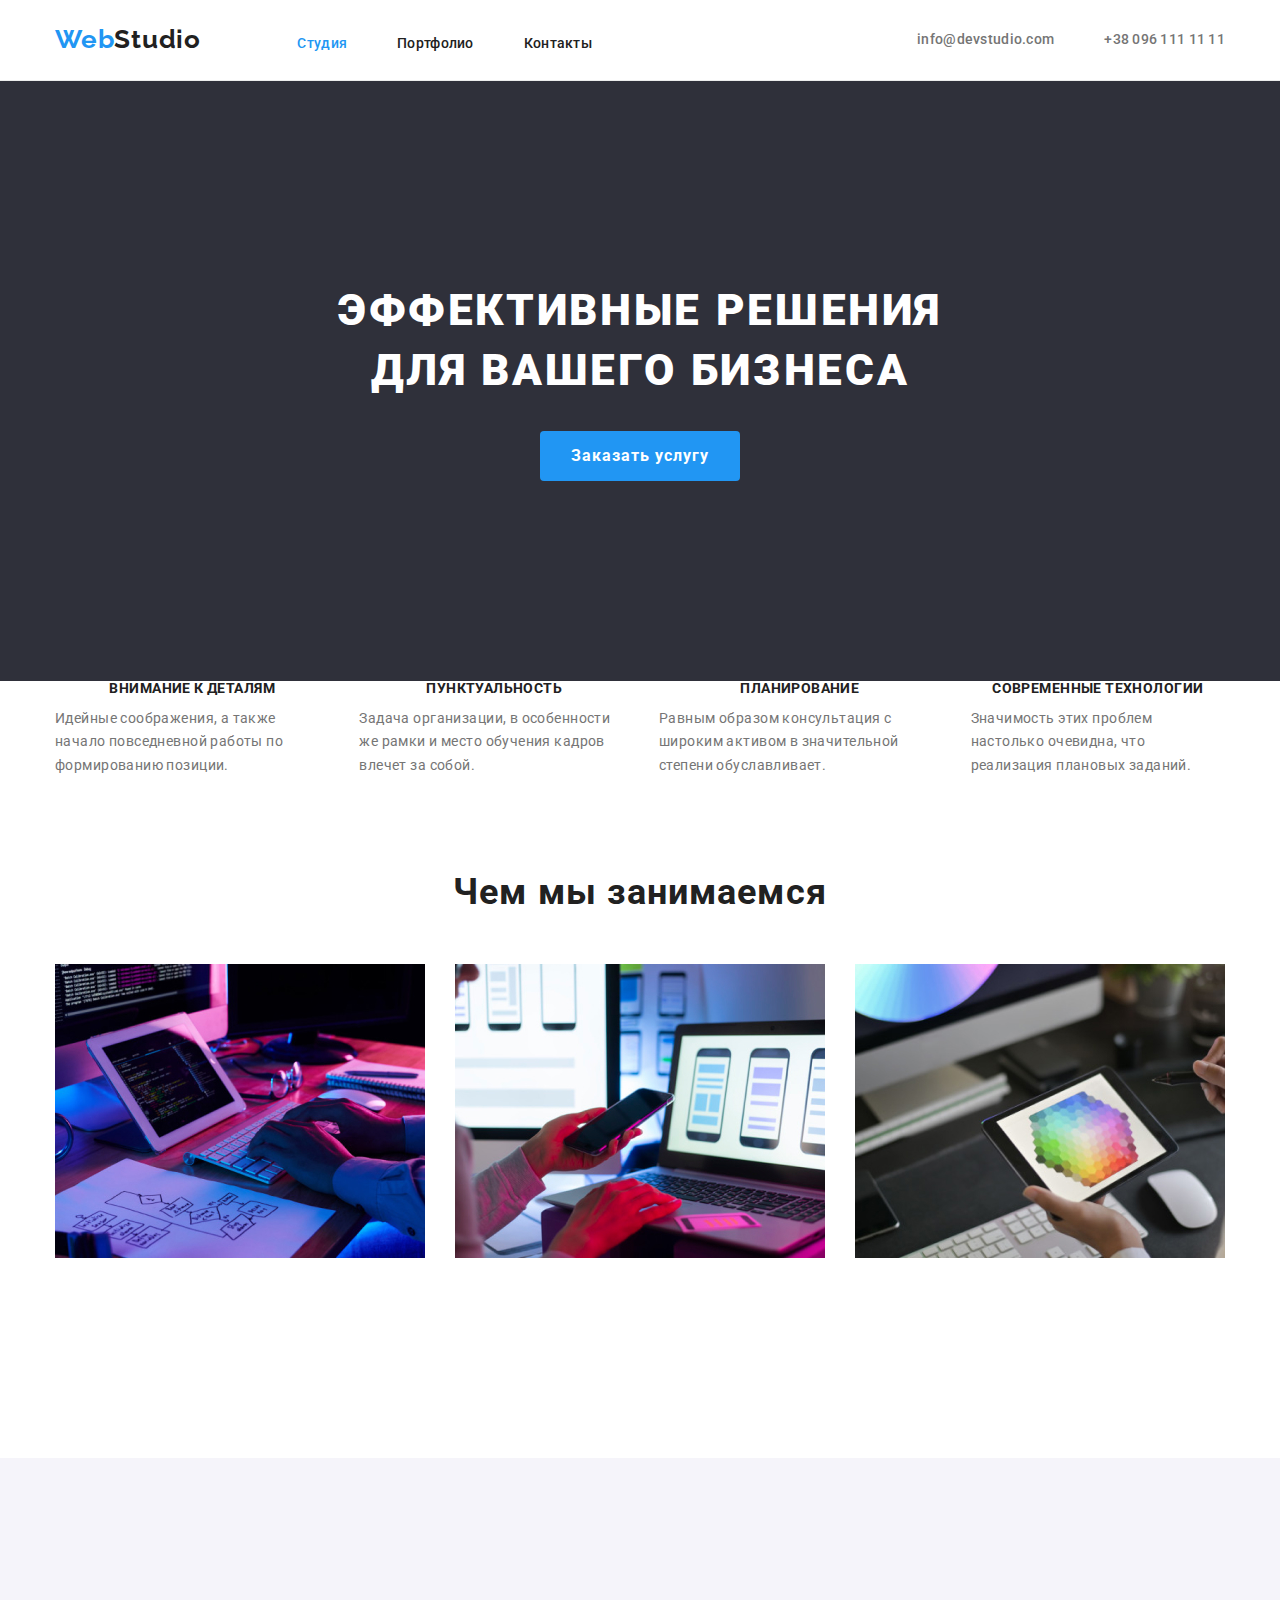
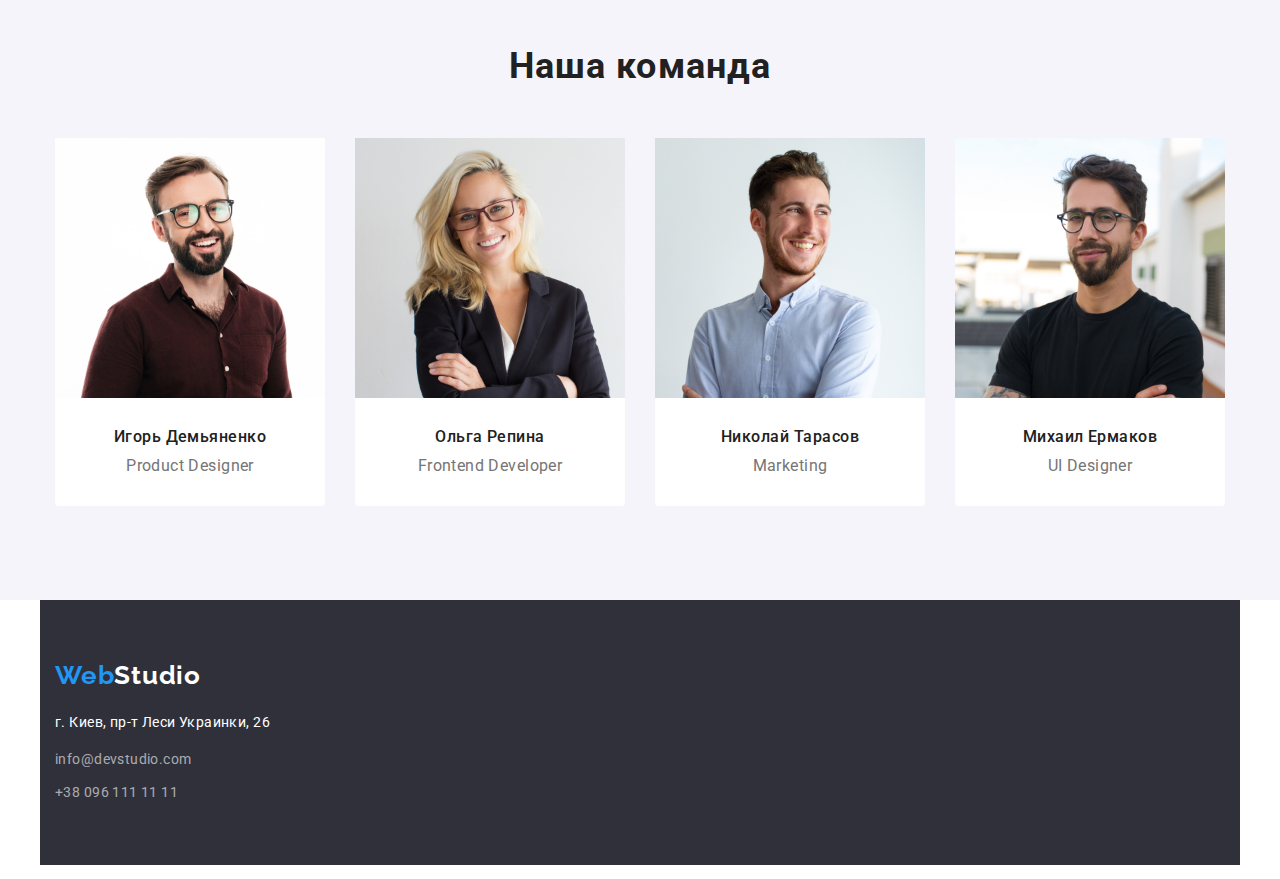
<file: index.html>
<!DOCTYPE html>
<html lang="ru">
<head>
    <meta charset="UTF-8">
    <meta http-equiv="X-UA-Compatible" content="IE=edge">
    <meta name="viewport" content="width=device-width, initial-scale=1.0">
    <title>WebStydio</title>
    <style> a {text-decoration: none;}</style>
    <link rel="preconnect" href="https://fonts.gstatic.com">
    <link href="https://fonts.googleapis.com/css2?family=Roboto:wght@400;500;700;900&display=swap" rel="stylesheet">
    <link rel="preconnect" href="https://fonts.gstatic.com">
    <link href="https://fonts.googleapis.com/css2?family=Raleway:wght@700&display=swap" rel="stylesheet">
    <link rel="stylesheet" href="https://cdnjs.cloudflare.com/ajax/libs/modern-normalize/0.2.0/modern-normalize.min.css">
    <link rel="stylesheet" href="./css/styles.css"/>
</head>
<body>
    
            
        <header class="title">
            <div class="container main-nav">
                
                   
                
                <nav class="nav">
                    <a href="" class="logo"> <span class="logo-title">Web</span>Studio</a>
                    <ul class="site-nav list">
                        <li class="item"> <a href="index.html" class="link current">Студия</a></li>
                        <li class="item"> <a href="portfolio.html" class="link ">Портфолио</a></li>
                        <li class="item"> <a href="" class="link">Контакты</a></li>
                    </ul>
                </nav>
                <ul class="auth-nav list">
                    <li class="item"> <a class="link" href="mailto:info@devstudio.com">info@devstudio.com</a> </li>
                    <li class="item"> <a class="link" href="tel:+380961111111">+38 096 111 11 11</a></li>
                </ul>
            </div> 
        </header>
        
          
        <main>

            <section class="hero section">
                <div class="container">
                    <h1 class="hero-title"> Эффективные решения </br>для вашего бизнеса</h1>
                    <button type="button" class="hero-button">Заказать услугу</button>
                </div>
            </section>
        
        
            <div class="container">
                <h2 class="visually-hidden">Наши преимущества</h2>
                <ul class="benefits-list">
                    <li class="list">
                        <h3 class="benefits-title">Внимание к деталям</h3>
                        <p>Идейные соображения, а также начало повседневной работы по формированию позиции.</p>
                    </li>
                    <li class="list">
                        <h3 class="benefits-title">Пунктуальность</h3>
                        <p>Задача организации, в особенности же рамки и место обучения кадров влечет за собой.</p>
                    </li>
                    <li class="list">
                        <h3 class="benefits-title">Планирование</h3>
                        <p>Равным образом консультация с широким активом в значительной степени обуславливает.</p>
                    </li>
                    <li class="list">
                        <h3 class="benefits-title">Современные технологии</h3>
                        <p>Значимость этих проблем настолько очевидна, что реализация плановых заданий.</p>
                    </li>
                </ul>
            </div>

            
               

            <section class="container section">
                <h2>Чем мы занимаемся</h2>
                <ul class="work-item">
                    <li class="list"> <img src="./image/main/section1/img-0.jpg" alt="программист пишет код компьютером" 
                            width="370" ></li>
                    <li class="list"> <img src="./image/main/section1/img-1.jpg" alt="дизайнер создает образцы"
                            width="370"></li>
                    <li class="list"> <img src="./image/main/section1/img-2.jpg" alt="дизайнер подбирает цвет"
                            width="370"></li>
                </ul>
            </section>

            
            <section class="  teammembers section">
                <div class=" container team">
                    <h2>Наша команда </h2>
                    <ul class="members list">
                        <li class="list-item">
                            <img src="./image/main/section2/img-0.jpg" alt="портрет мужчины в очках" width="270">
                            <div class="description">
                                <h3>Игорь Демьяненко</h3>
                                <p>Product Designer</p>
                            </div>
                        </li>
                    
                        <li class="list-item">
                            <img src="./image/main/section2/img-1.jpg" alt="портрет женщины в очках" width="270">
                            <div class="description">
                                <h3>Ольга Репина</h3>
                                <p>Frontend Developer</p>
                            </div>
                        </li>
                    
                        <li class="list-item">
                            <img src="./image/main/section2/img-2.jpg" alt="портрет мужчины в логубий рубашке" width="270">
                            <div class="description">
                                <h3>Николай Тарасов</h3>
                                <p>Marketing</p>
                            </div>
                        </li>
                    
                        <li class="list-item">
                            <img src="./image/main/section2/img-3.jpg" alt="портрет мужчины в очках и черной футболке" width="270">
                            <div class="description">
                                <h3>Михаил Ермаков</h3>
                                <p>UI Designer</p>
                            </div>
                        </li>
                    </ul>
                </div>
                
                
             </section>
        
        </main>
        
        <footer class="footer-section container">
            <a href="" class="logo"> <span class="logo-title">Web</span><span class="logo-item">Studio</span></a>
            <address class="address-text">
                г. Киев, пр-т Леси Украинки, 26
                <ul class="auth-list">
                    <li class="mail list"> <a class="auth-item" href="mailto:info@devstudio.com">info@devstudio.com</a></li>
                    <li class="tel list"> <a class="auth-item" href="tel:+380961111111">+38 096 111 11 11</a></li>
                </ul>
            </address>
        </footer>
    
</body>

</html>
</file>
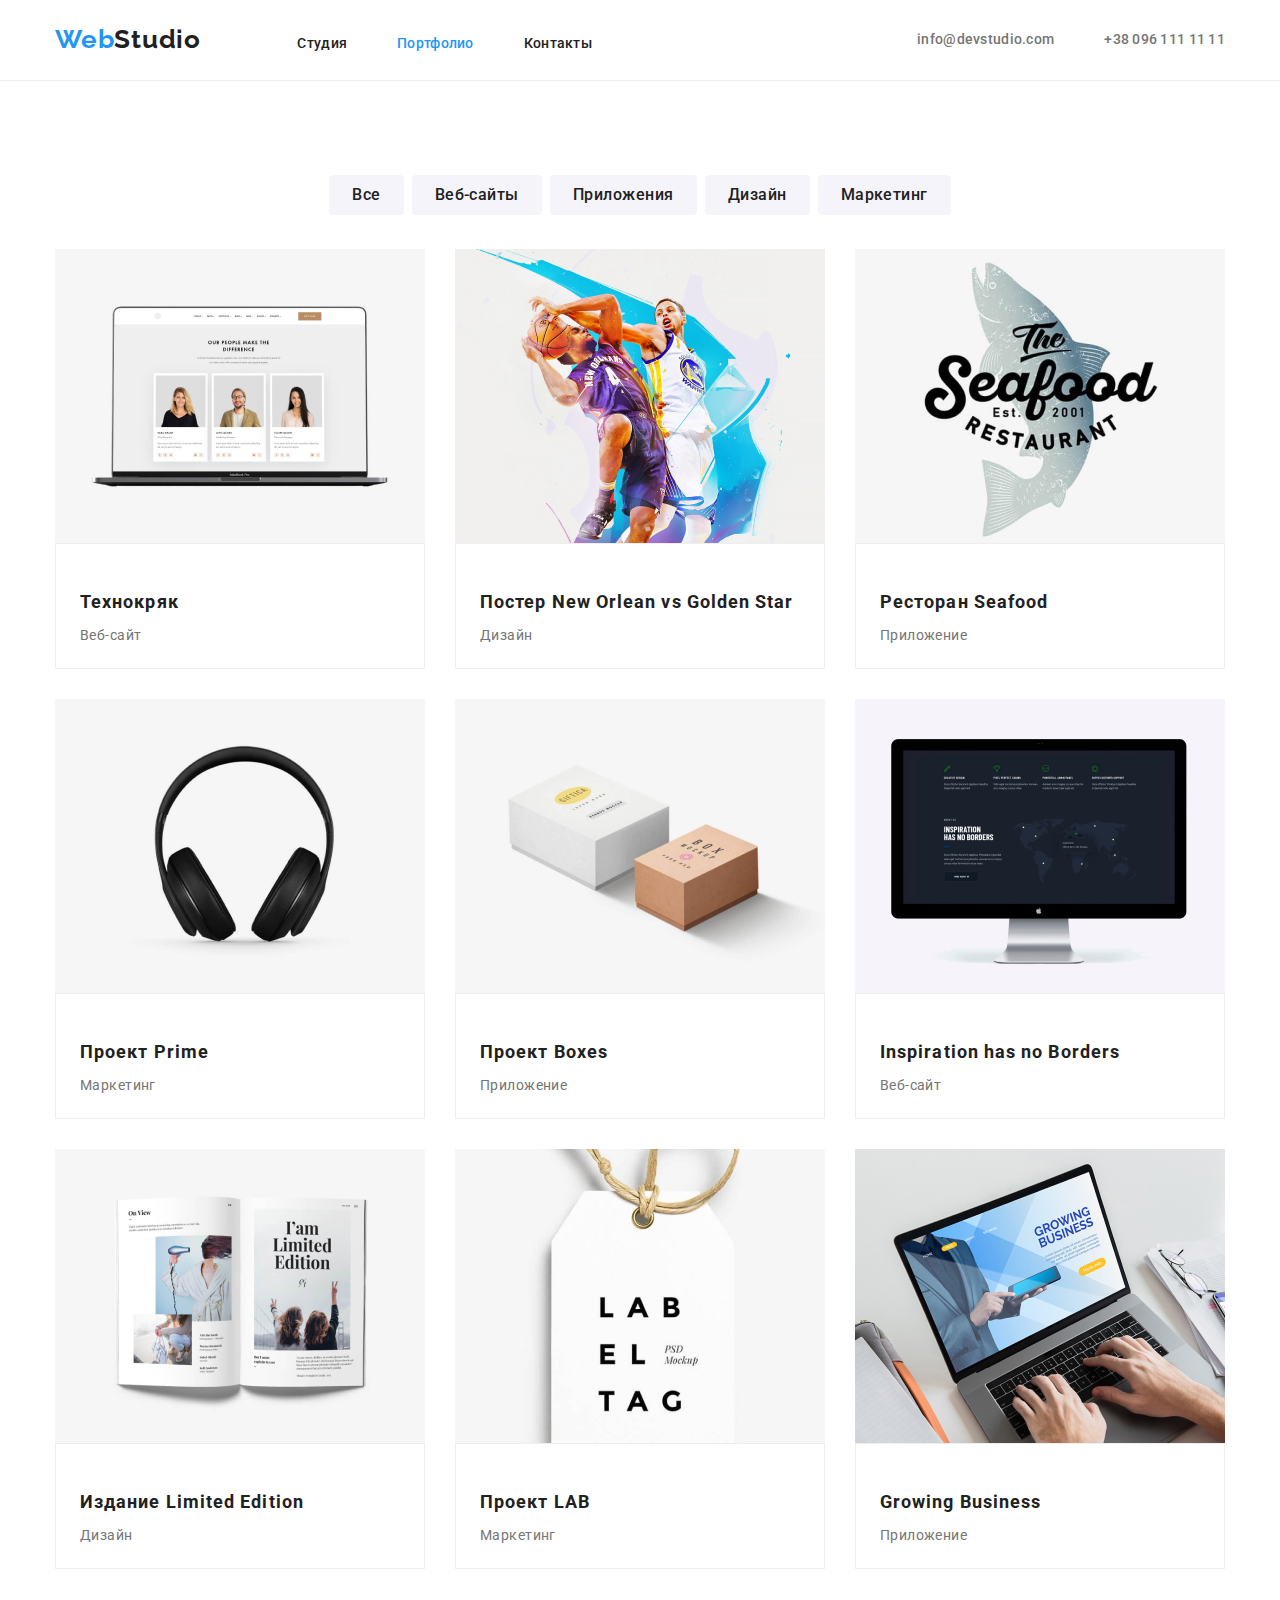
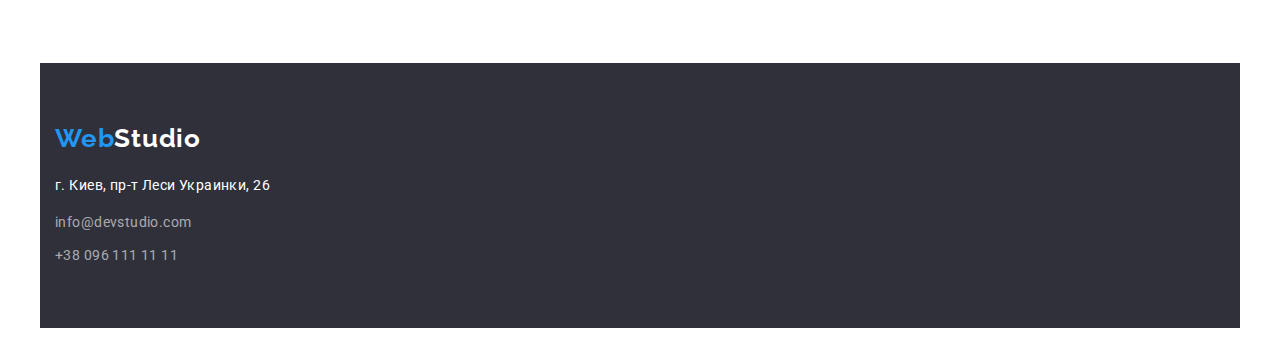
<file: portfolio.html>
<!DOCTYPE html>
<html lang="ru">

<head>
    <meta charset="UTF-8">
    <meta http-equiv="X-UA-Compatible" content="IE=edge">
    <meta name="viewport" content="width=device-width, initial-scale=1.0">
    <title>Portfolio</title>
    <style> a {text-decoration: none;}
    </style>
    <link rel="preconnect" href="https://fonts.gstatic.com">
    <link href="https://fonts.googleapis.com/css2?family=Roboto:wght@400;500;700;900&display=swap" rel="stylesheet">
    <link rel="preconnect" href="https://fonts.gstatic.com">
    <link href="https://fonts.googleapis.com/css2?family=Raleway:wght@700&display=swap" rel="stylesheet">
    <link rel="stylesheet" href="https://cdnjs.cloudflare.com/ajax/libs/modern-normalize/0.2.0/modern-normalize.min.css">
    <link rel="stylesheet" href="./css/styles.css" />
</head>

<body>
    

        <header class="title">
            <div class="container main-nav">
                <nav class="nav">
                    <a href="" class="logo"> <span class="logo-title">Web</span>Studio</a>
        
                    <ul class="site-nav list">
                        <li class="item"> <a href="index.html" class="link ">Студия</a></li>
                        <li class="item"> <a href="portfolio.html" class="link current ">Портфолио</a></li>
                        <li class="item"> <a href="" class="link">Контакты</a></li>
                    </ul>
                </nav>
                <ul class="auth-nav list">
                    <li class="item"> <a class="link" href="mailto:info@devstudio.com">info@devstudio.com</a> </li>
                    <li class="item"> <a class="link" href="tel:+380961111111">+38 096 111 11 11</a></li>
                </ul>
            </div>
        </header>
        <main>
            <section class="main-section container">
        
                <ul class="filters">
                    <li  class="list"> <button type="button" class="button link">Все</button></li>
                    <li  class="list"> <button type="button" class="button link">Веб-сайты</button></li>
                    <li  class="list"> <button type="button" class="button link">Приложения</button></li>
                    <li  class="list"> <button type="button" class="button link">Дизайн</button></li>
                    <li  class="list"> <button type="button" class="button link">Маркетинг</button></li>
                
                
                </ul>
                <h1 class="visually-hidden">Работы</h1>
            
                <ul class="menu">
                    <li class="menu-item list">
                        <a class="foto"  href=""> <img src="./image/portfolio/img-1.jpg" alt="Робочий стол" width="370"></a>
                        <div class="note">
                            <h2>Технокряк</h2>
                            <p>Веб-сайт</p>
                               
                        </div>
                    </li>

                    <li class="menu-item list"> 
                        <a href=""> <img src="./image/portfolio/img-2.jpg" alt="2 человек играют баскетбол" width="370"> </a>
                        <div class="note">
                            <h2>Постер New Orlean vs Golden Star</h2>
                            <p>Дизайн</p>
                                
                        </div>
                    </li>

                    <li  class="menu-item list"> 
                        <a href=""> <img src="./image/portfolio/img-3.jpg" alt="2 человек играют баскетбол" width="370"> </a>
                        <div class="note">
                            <h2>Ресторан Seafood</h2>
                            <p>Приложение</p>
                             
                        </div>
                    </li>

                    <li  class="menu-item list" >
                        <a href=""> <img src="./image/portfolio/img-4.jpg" alt="2 человек играют баскетбол" width="370"> </a>
                        <div class="note">
                            <h2>Проект Prime</h2>
                            <p>Маркетинг</p>

                        </div>
                    </li>

                    <li  class="menu-item list"> 
                        <a href=""> <img src="./image/portfolio/img-5.jpg" alt="2 человек играют баскетбол" width="370"> </a>
                        <div class="note">
                            <h2>Проект Boxes</h2>
                            <p>Приложение</p>
                             
                        </div>
                    </li>

                    <li  class="menu-item list">
                        <a href=""> <img src="./image/portfolio/img-6.jpg" alt="2 человек играют баскетбол" width="370"> </a>
                        <div class="note">
                            <h2>Inspiration has no Borders</h2>
                            <p>Веб-сайт</p>
                               
                         </div>
                    </li>

                    <li  class="menu-item list"> 
                        <a href=""> <img src="./image/portfolio/img-7.jpg" alt="2 человек играют баскетбол" width="370"> </a>
                        <div class="note">
                            <h2>Издание Limited Edition</h2>
                            <p>Дизайн</p>
                               
                        </div>
                    </li>

                    <li  class="menu-item list"> 
                        <a href=""> <img src="./image/portfolio/img-8.jpg" alt="2 человек играют баскетбол" width="370"> </a>
                        <div class="note">
                            <h2>Проект LAB</h2>
                            <p>Маркетинг</p>
                               
                        </div>
                    </li>

                    <li  class="menu-item list"> 
                        <a href=""> <img src="./image/portfolio/img-9.jpg" alt="2 человек играют баскетбол" width="370"> </a>
                        <div class="note">
                            <h2>Growing Business</h2>
                            <p>Приложение</p>
                                
                        </div>
                    </li>
                </ul>
            </section>
        </main>
        <footer class="footer-section container">
            <a href="" class="logo"> <span class="logo-title">Web</span><span class="logo-item">Studio</span></a>
            <address class="address-text">
                г. Киев, пр-т Леси Украинки, 26
                <ul class="auth-list">
                    <li class="mail list"> <a class="auth-item" href="mailto:info@devstudio.com">info@devstudio.com</a></li>
                    <li class="tel list"> <a class="auth-item" href="tel:+380961111111">+38 096 111 11 11</a></li>
                </ul>
            </address>
        </footer>


</body>

</html>
</file>
<file: css/styles.css>
:root {
  --primary-text-color: #757575;
  --title-text-color: #212121;
  --additional-text-color: #ffffff;
  --accent-color: #2196f3;
  --primary-bg-color: #fff;
  --main-font-family: "Roboto", sans-serif;
}
html {
  box-sizing: border-box;
}
*,
*::after,
*::before {
  box-sizing: inherit;
}
h1,
h2,
h3,
h4,
h5,
h6,
p {
  margin: 0;
  padding: 0;
}
.list {
  padding: 0;
  margin: 0;
  list-style: none;
}
.link {
  text-decoration: none;
  color: inherit;
}

img {
  display: block;
  max-width: 100%;
  height: auto;
}

body {
  margin: 0;
  font-family: var(--main-font-family);
  background-color: var(--primary-bg-color);
  color: var(--primary-text-color);
  font-size: 14px;
  line-height: 1.71;
  letter-spacing: 0.03em;
}
.container {
  width: 1200px;
  padding-left: 15px;
  padding-right: 15px;
  margin-left: auto;
  margin-right: auto;
}

.title {
  background-color: var(--additional-text-color);
  border-bottom: 1px solid #ececec;
}
.main-nav {
  display: flex;
  align-items: center;
  margin-bottom: 0;
}

.nav .logo {
  display: inline-flex;
  padding-top: 24px;
  padding-bottom: 25px;
  font-family: "Raleway", sans-serif;
  font-weight: 700;
  font-size: 26px;
  line-height: 1.19;
  letter-spacing: 0.03em;
  color: var(--title-text-color);
}
.logo-title {
  color: var(--accent-color);
}
/*Site-nav*/

.site-nav {
  display: inline-flex;
  margin-left: 93px;
}

.site-nav .item + .item {
  margin-left: 50px;
}
.site-nav .link {
  font-weight: 500;
  font-size: 14px;
  line-height: 1.14;
  letter-spacing: 0.02em;
  color: var(--title-text-color);
}

.site-nav .link:hover,
.site-nav .link:focus {
  color: var(--accent-color);
}

.site-nav .link-porfolio:hover,
.site-nav .link-porfolio:focus,
.site-nav .link-porfolio:visited {
  color: var(--accent-color);
}

.auth-nav {
  display: inline-flex;
  margin-left: auto;
  font-family: var(--main-font-family);
  font-weight: 500;
  font-size: 14px;
  line-height: 1.14;
  letter-spacing: 0.02em;
  color: #757575;
}

.auth-nav .item + .item {
  margin-left: 50px;
}
.auth-nav .link:hover,
.auth-nav .link:focus {
  color: var(--accent-color);
}
.item .link {
  display: block;
}

/* Hero section*/
.section {
  padding-top: 200px;
  padding-bottom: 200px;
}

.hero {
  background-color: #2f303a;
  text-align: center;
}
.hero-title {
  color: var(--additional-text-color);
  font-family: var(--main-font-family);
  text-align: center;
  font-weight: 900;
  font-size: 44px;
  line-height: 1.36;
  letter-spacing: 0.06em;
  text-transform: uppercase;
  margin-bottom: 30px;
  max-width: 696px;
  margin: 0 auto;
  margin-bottom: 30px;
}
.hero-button {
  font-family: inherit;
  display: inline-block;
  border: 1px solid transparent;
  border-radius: 4px;
  min-width: 200px;
  min-height: 50px;
  font-weight: 700;
  font-size: 16px;
  line-height: 1.87;
  letter-spacing: 0.06em;
  background-color: var(--accent-color);
  color: var(--additional-text-color);
  cursor: pointer;
}

/*Benefit section*/

.visually-hidden {
  position: absolute !important;
  clip: rect(1px 1px 1px 1px);
  clip: rect(1px, 1px, 1px, 1px);
  padding: 0 !important;
  border: 0 !important;
  height: 1px !important;
  width: 1px !important;
  overflow: hidden;
}
.benefits-list {
  display: flex;
  justify-content: space-between;
  min-width: 270px;
  margin-bottom: 94px;
  margin: 0;
  padding: 0;
}
.benefits-list .list {
  font-family: var(--main-font-family);
  font-size: 14px;
  line-height: 1.71;
  letter-spacing: 0.03em;
  color: var(--primary-text-color);
}
.benefits-list > .list:not(:last-child) {
  margin-right: 30px;
}

.benefits-title {
  margin-bottom: 10px;
  font-family: var(--main-font-family);
  font-weight: 700;
  font-size: 14px;
  line-height: 1.14;
  letter-spacing: 0.03em;
  text-transform: uppercase;
  color: var(--title-text-color);
}
/* what we are doing*/
.container.section {
  padding-top: 94px;
}
.work-item {
  display: flex;
  justify-content: space-between;
  margin: 0;
  padding: 0;
}
.work-item .list:not(:last-child) {
  margin-right: 30px;
}

h2 {
  font-weight: 700;
  font-size: 36px;
  line-height: 1.16;
  text-align: center;
  letter-spacing: 0.03em;
  color: var(--title-text-color);
  padding: 0 0 50px 0;
}

/*Our teammembers*/

.teammembers.section {
  background-color: #f5f4fa;
  text-align: center;
}
.teammembers {
  padding-top: 94px;
  padding-bottom: 94px;
  margin-bottom: 0;
}
.teammembers h2 {
  margin-bottom: 50px;
  padding: 94px 0 0 0;
}

.members.list {
  display: flex;
  justify-content: space-between;
}

h3 {
  font-weight: 500;
  font-size: 16px;
  line-height: 1.18;
  text-align: center;
  letter-spacing: 0.03em;
  color: var(--title-text-color);
}

.list-item {
  background-color: var(--additional-text-color);
  border-radius: 0px 0px 4px 4px;
}
.list-item:not(:last-child) {
  margin-right: 30px;
}
.list-item p {
  max-width: 270px;
  font-size: 16px;
  line-height: 1.18;
  text-align: center;
}

.description {
  display: block;
}
.description h3 {
  padding-top: 30px;
  padding-bottom: 10px;
}
.description p {
  padding-bottom: 30px;
}

/*Footer*/

.footer-section {
  display: block;

  background: #2f303a;
}
.footer-section > .logo {
  display: inline-flex;
  padding-top: 60px;
  margin-bottom: 20px;
  font-family: "Raleway", sans-serif;
  font-weight: 700;
  font-size: 26px;
  line-height: 1.19;
  letter-spacing: 0.03em;
  color: var(--title-text-color);
}
.footer-section .logo-item {
  color: var(--additional-text-color);
}

.address-text {
  font-weight: 400;
  font-style: normal;
  font-size: 14px;
  line-height: 1.71;
  letter-spacing: 0.03em;
  color: var(--additional-text-color);
}
.auth-list {
  display: block;
  text-align: left;
  padding: 0 0 60px 0;
}
.auth-item {
  color: rgba(255, 255, 255, 0.6);
}
.mail.list {
  margin-bottom: 9px;
}

/*Portfolio*/

.site-nav .current {
  color: var(--accent-color);
}

.main-section {
  background-color: var(--primary-bg-color);
  margin-bottom: 94px;
}

.button {
  border: 1px solid transparent;
  border-radius: 4px;
  padding: 6px 22px;
  background-color: #f5f4fa;
  font-family: var(--main-font-family);
  font-weight: 500;
  font-size: 16px;
  line-height: 1.62;
  letter-spacing: 0.03em;
  color: var(--title-text-color);
}
.filters {
  display: flex;
  justify-content: center;
  margin: 0 0 34px 0;
  padding: 94px 0 0 0;
}
.filters > .list {
  padding: 0;
}
.filters > .list:not(:last-child) {
  padding-right: 8px;
}

.filters .link:hover,
.filters .link:focus {
  color: var(--additional-text-color);
  background-color: var(--accent-color);
  cursor: pointer;
}

h1 {
  font-weight: 700;
  font-size: 36px;
  line-height: 1.16;
  text-align: center;
  letter-spacing: 0.03em;
  color: var(--title-text-color);
}

.menu {
  display: flex;
  flex-wrap: wrap;
  margin-left: -30px;
  margin-top: -30px;
  padding: 0;
}
.menu-item {
  flex-basis: calc((100% - 90px) / 3);
  margin-left: 30px;
  margin-top: 30px;
}
.note {
  border: 1px solid #eeeeee;
  padding: 20px 24px;
}
.note h2 {
  text-align: left;
  font-weight: 700;
  font-size: 18px;
  line-height: 2;
  letter-spacing: 0.06em;
  color: var(--title-text-color);
  padding-top: 20px;
  padding-bottom: 0;
  margin-bottom: 4px;
}

.foto {
  margin: 0;
}
.menu > .note > p {
  font-size: 16px;
  line-height: 1.87;
  letter-spacing: 0.03em;
  color: var(--primary-bg-color);
  padding-bottom: 20px;
}
</file>
